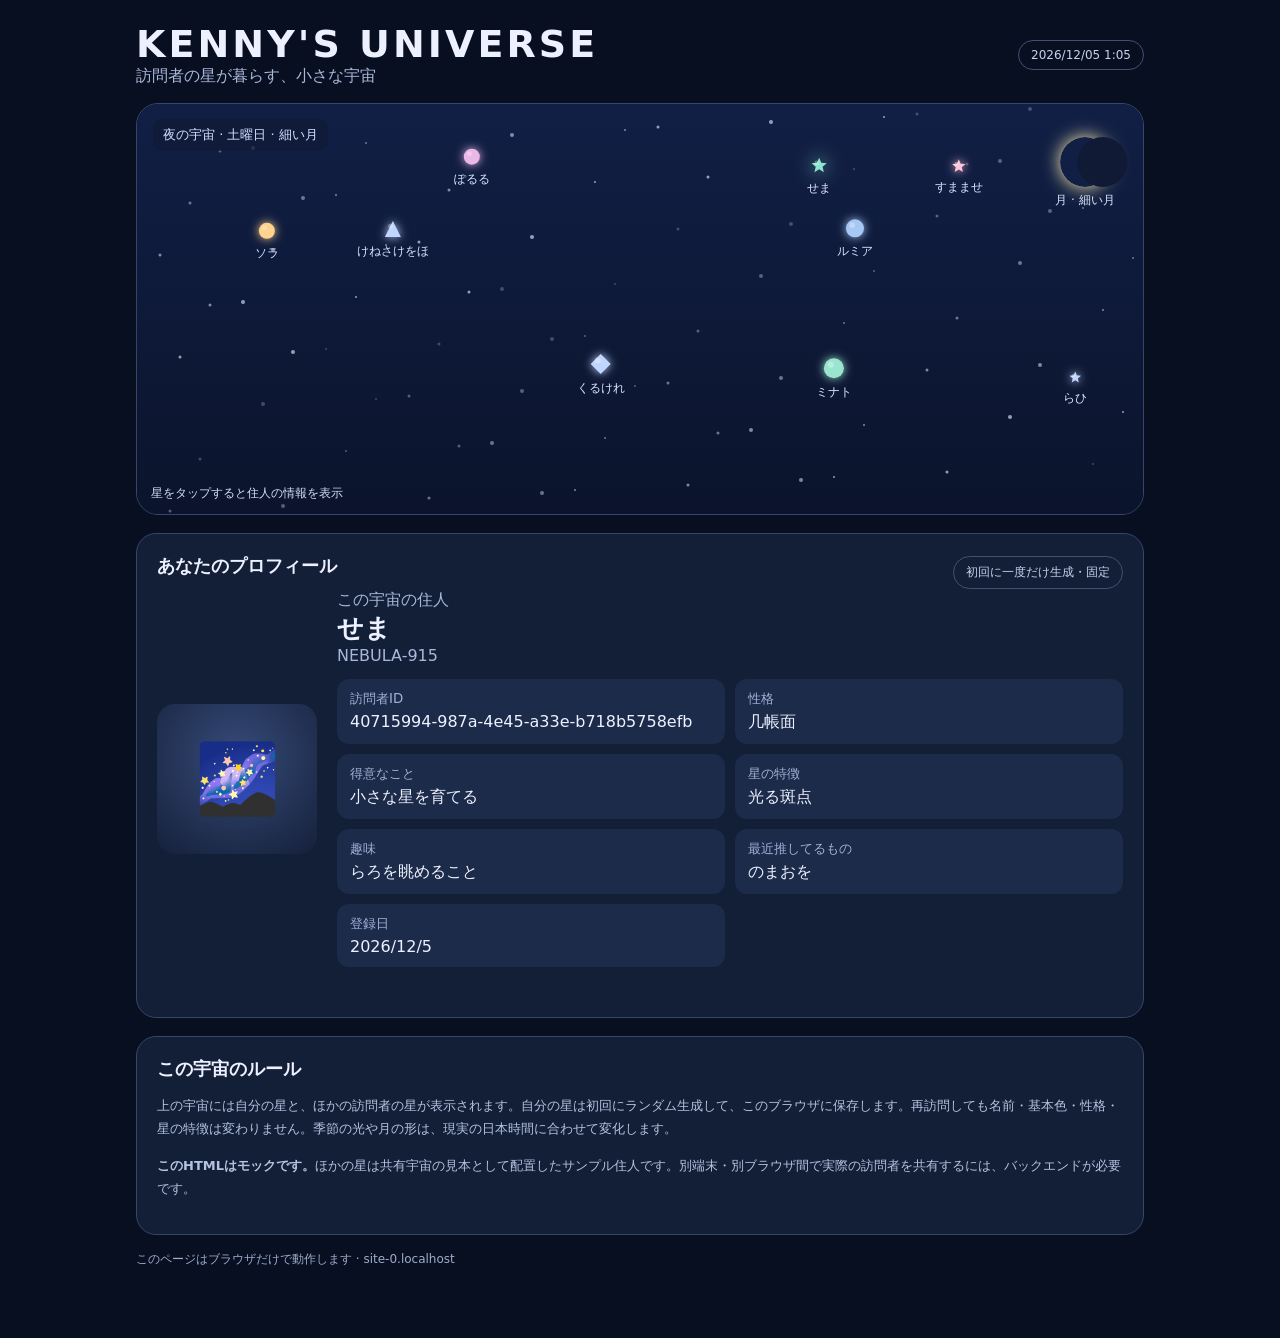
<file: index.html>
<!doctype html>
<html lang="ja">
<head>
<meta charset="utf-8">
<meta name="viewport" content="width=device-width,initial-scale=1">
<title>KENNY'S UNIVERSE — v3</title>
<style>
:root{font-family:system-ui,'Noto Sans JP',sans-serif;color:#edf1ff;background:#080f21}*{box-sizing:border-box}body{margin:0}main{max-width:1040px;margin:auto;padding:22px 16px 70px}h1{margin:0;font-size:clamp(23px,4vw,38px);letter-spacing:.08em}h2{font-size:18px;margin:0 0 12px}.muted{color:#a8b8d9}.top{display:flex;justify-content:space-between;align-items:center;gap:10px;flex-wrap:wrap;margin-bottom:16px}.chip{border:1px solid #405273;border-radius:100px;padding:7px 12px;color:#c5d3ef;font-size:12px}.skywrap{position:relative;background:#101a35;border:1px solid #33466b;border-radius:22px;overflow:hidden}canvas{display:block;width:100%;height:410px;touch-action:manipulation}.skylabel{position:absolute;top:15px;left:16px;font-size:13px;color:#d4e0ff;background:#101a35bd;padding:7px 10px;border-radius:10px;pointer-events:none}.legend{position:absolute;bottom:12px;left:14px;font-size:12px;color:#d3def7;pointer-events:none}.panel{background:#131e37;border:1px solid #344769;border-radius:20px;padding:20px;margin-top:18px}.profile{display:grid;grid-template-columns:160px 1fr;gap:20px;align-items:center}.avatar{height:150px;display:grid;place-items:center;border-radius:18px;background:radial-gradient(circle at 50% 35%,#364b79,#15203a);font-size:68px}.name{font-size:26px;font-weight:750}.facts{display:grid;grid-template-columns:repeat(2,minmax(0,1fr));gap:10px;margin-top:14px}.fact{padding:11px 13px;background:#1c2b49;border-radius:12px;overflow-wrap:anywhere}.fact small{display:block;color:#9eb1d7;margin-bottom:4px}.row{display:flex;gap:10px;align-items:center;flex-wrap:wrap}.note{font-size:13px;line-height:1.8;color:#b4c3e0}.footer{font-size:12px;color:#9cadcc;margin-top:16px}#detail{min-height:20px;margin-top:10px;font-size:13px;line-height:1.8;color:#d4e1ff;white-space:pre-line}@media(max-width:620px){canvas{height:360px}.profile{grid-template-columns:1fr}.avatar{height:125px}.facts{grid-template-columns:1fr 1fr}.panel{padding:15px}}
</style>
</head>
<body>
<main>
<div class="top"><div><h1>KENNY'S UNIVERSE</h1><div class="muted">訪問者の星が暮らす、小さな宇宙</div></div><div class="chip" id="clock"></div></div>
<div class="skywrap"><canvas id="sky" aria-label="訪問者の星と現実の月"></canvas><div class="skylabel" id="skylabel"></div><div class="legend">星をタップすると住人の情報を表示</div></div>
<div class="panel"><div class="row" style="justify-content:space-between"><h2>あなたのプロフィール</h2><span class="chip">初回に一度だけ生成・固定</span></div><div class="profile"><div class="avatar" id="avatar"></div><div><div class="muted">この宇宙の住人</div><div class="name" id="name"></div><div class="muted" id="subtitle"></div><div class="facts" id="facts"></div></div></div><div id="detail"></div></div>
<div class="panel"><h2>この宇宙のルール</h2><p class="note">上の宇宙には自分の星と、ほかの訪問者の星が表示されます。自分の星は初回にランダム生成して、このブラウザに保存します。再訪問しても名前・基本色・性格・星の特徴は変わりません。季節の光や月の形は、現実の日本時間に合わせて変化します。</p><p class="note"><strong>このHTMLはモックです。</strong>ほかの星は共有宇宙の見本として配置したサンプル住人です。別端末・別ブラウザ間で実際の訪問者を共有するには、バックエンドが必要です。</p></div>
<div class="footer" id="footer"></div>
</main>
<script>
(()=>{'use strict';
const STORE='kenny-universe-person-v5',STAR_STORE='kenny-universe-local-stars-v1',kana=[...'あいうえおかきくけこさしすせそたちつてとなにぬねのはひふへほまみむめもやゆよらりるれろわをん'],colors=['#88c9f5','#ffc6db','#b7a3ff','#8ce5cf','#ffd28e','#efab8f','#c1d6ff','#e7b5f4','#b9e2a0'],shapes=['circle','diamond','triangle','hexagon','star'],shapeNames={circle:'丸',diamond:'ひし形',triangle:'三角',hexagon:'六角形',star:'星形'},personalities=['好奇心旺盛','のんびり屋','冒険好き','夜更かし','研究熱心','人なつっこい','おっとり','いたずら好き','夢見がち','几帳面'],talents=['流れ星を見つける','星屑を集める','星座を読む','月と話す','宇宙の音を聞く','彗星を追う','小さな星を育てる','星雲を描く'],textures=['雲の模様','縞模様','クレーター','光る斑点','水面の模様','結晶模様'];
const rand=n=>{const a=new Uint32Array(1);crypto.getRandomValues(a);return a[0]%n},pick=a=>a[rand(a.length)];
const kanaWord=()=>{let word='';for(let i=0;i<1+rand(10);i++)word+=pick(kana);return word};
function create(){let name='';for(let i=0;i<2+rand(9);i++)name+=pick(kana);return {id:crypto.randomUUID(),name,planet:pick(['NOVA','LUNA','ORBIT','ASTRA','NEBULA','MIRA'])+'-'+String(rand(1000)).padStart(3,'0'),color:pick(colors),shape:pick(shapes),personality:pick(personalities),talent:pick(talents),texture:pick(textures),hobby:kanaWord(),favorite:kanaWord(),size:6+rand(5),rings:rand(5)===0,seed:rand(1000000000),born:new Date().toISOString()}}
let me;try{me=JSON.parse(localStorage.getItem(STORE)||'null')}catch(e){}if(!me||!me.id||!/^[ぁ-ゖ]{2,10}$/.test(me.name)){me=create();try{localStorage.setItem(STORE,JSON.stringify(me))}catch(e){}}else if(!me.shape){me.shape=pick(shapes);try{localStorage.setItem(STORE,JSON.stringify(me))}catch(e){}}
const fake=[{name:'ルミア',planet:'NOVA-042',color:'#a7c7f5',size:7,texture:'光る斑点',seed:53,born:'2026-10-01T00:00:00Z'},{name:'ぽるる',planet:'LUNA-008',color:'#eab8e7',size:6,texture:'雲の模様',seed:91,born:'2026-10-01T00:00:00Z'},{name:'ミナト',planet:'MIRA-221',color:'#9be5ce',size:8,texture:'縞模様',seed:143,born:'2026-10-01T00:00:00Z'},{name:'ソラ',planet:'ORBIT-777',color:'#ffd28e',size:6,texture:'結晶模様',seed:207,born:'2026-10-01T00:00:00Z'}];
function localVisitors(){let data;try{data=JSON.parse(localStorage.getItem(STAR_STORE)||'null')}catch(e){}if(!data||!Array.isArray(data.stars))data={stars:[]};data.stars.forEach(s=>{if(!s.shape)s.shape=pick(shapes)});while(data.stars.length<3)data.stars.push(create());let newSession=false;try{newSession=!sessionStorage.getItem('kenny-universe-session-v1');if(newSession)sessionStorage.setItem('kenny-universe-session-v1','1')}catch(e){newSession=true}if(newSession&&data.stars.length<30)data.stars.push(create());try{localStorage.setItem(STAR_STORE,JSON.stringify(data))}catch(e){}return data.stars}
const canvas=document.querySelector('#sky'),ctx=canvas.getContext('2d');let stars=[{...me,self:true},...fake,...localVisitors()],points=[];
function starSize(s,now=new Date()){return s.size+Math.floor(Math.max(0,(now-new Date(s.born||now))/86400000/30.4375))}
function resize(){const d=devicePixelRatio||1,r=canvas.getBoundingClientRect();canvas.width=r.width*d;canvas.height=r.height*d;ctx.setTransform(d,0,0,d,0,0);const now=new Date(),placed=[];points=stars.map((s,i)=>{const size=starSize(s,now),min= size*2+18;let x,y,ok=false;for(let n=0;n<300&&!ok;n++){const q=Math.abs(Math.sin((s.seed+i*997+n)*12.9898))*43758.5453;x=30+(q-Math.floor(q))*(r.width-60);const q2=Math.abs(Math.sin((s.seed+i*313+n)*78.233))*43758.5453;y=45+(q2-Math.floor(q2))*(r.height-100);ok=placed.every(p=>Math.hypot(p.x-x,p.y-y)>=Math.max(min,p.min))}if(!ok){const col=placed.length%8,row=Math.floor(placed.length/8);x=45+col*Math.max(80,r.width/9);y=65+row*75}const p={s,x,y,min};placed.push(p);return p});draw()}
function moonPhase(date){const ref=Date.UTC(2000,0,6,18,14),cycle=29.530588853,age=((date.getTime()-ref)/86400000)%cycle;return (age+cycle)%cycle}
function moonName(age){return age<1.85?'新月':age<7.38?'三日月':age<9.22?'上弦の月':age<14.76?'満ちていく月':age<16.61?'満月':age<22.15?'欠けていく月':age<23.99?'下弦の月':'細い月'}
function drawMoon(r,age){const x=r.width-58,y=58,rad=25,light=age<14.765;ctx.save();ctx.shadowColor='#fff1b2';ctx.shadowBlur=18;ctx.fillStyle='#f7edbd';ctx.beginPath();ctx.arc(x,y,rad,0,Math.PI*2);ctx.fill();ctx.shadowBlur=0;ctx.fillStyle='#111f45';const phase=age/29.530588853;ctx.beginPath();ctx.arc(x,y,rad,0,Math.PI*2);ctx.fill();ctx.globalCompositeOperation='destination-out';ctx.beginPath();ctx.arc(x+(light?rad*(1-2*phase):rad*(2*phase-1)),y,rad,0,Math.PI*2);ctx.fill();ctx.restore();ctx.fillStyle='#d9e4ff';ctx.font='12px system-ui';ctx.textAlign='center';ctx.fillText('月 · '+moonName(age),x,y+42)}
function drawStar(s,x,y,size){ctx.beginPath();if(s.shape==='diamond'){ctx.moveTo(x,y-size);ctx.lineTo(x+size,y);ctx.lineTo(x,y+size);ctx.lineTo(x-size,y)}else if(s.shape==='triangle'){ctx.moveTo(x,y-size);ctx.lineTo(x+size,y+size);ctx.lineTo(x-size,y+size)}else if(s.shape==='hexagon'){for(let i=0;i<6;i++){const a=Math.PI/3*i;(i?ctx.lineTo:ctx.moveTo).call(ctx,x+Math.cos(a)*size,y+Math.sin(a)*size)}}else if(s.shape==='star'){for(let i=0;i<10;i++){const a=-Math.PI/2+i*Math.PI/5,r=i%2?size*.45:size;(i?ctx.lineTo:ctx.moveTo).call(ctx,x+Math.cos(a)*r,y+Math.sin(a)*r)}}else ctx.arc(x,y,size,0,Math.PI*2);ctx.closePath();ctx.fill()}
function draw(){const r=canvas.getBoundingClientRect(),now=new Date(),age=moonPhase(now);ctx.clearRect(0,0,r.width,r.height);const g=ctx.createLinearGradient(0,0,0,r.height);g.addColorStop(0,'#111f45');g.addColorStop(1,'#0b142c');ctx.fillStyle=g;ctx.fillRect(0,0,r.width,r.height);for(let i=0;i<80;i++){ctx.fillStyle=`rgba(220,232,255,${.25+(i%5)/10})`;ctx.beginPath();ctx.arc((i*83)%r.width,(i*47)%r.height,1+(i%3)/2,0,Math.PI*2);ctx.fill()}points.forEach(p=>{const s=p.s,size=starSize(s,now);ctx.save();ctx.shadowColor=s.color;ctx.shadowBlur=s.self?18:10;ctx.fillStyle=s.color;drawStar(s,p.x,p.y,size);ctx.shadowBlur=0;ctx.globalAlpha=.3;ctx.fillStyle='#fff';ctx.beginPath();ctx.arc(p.x-size*.3,p.y-size*.35,size*.3,0,Math.PI*2);ctx.fill();if(s.rings){ctx.globalAlpha=.55;ctx.strokeStyle=s.color;ctx.lineWidth=3;ctx.beginPath();ctx.ellipse(p.x,p.y,size*1.7,size*.55,0,0,Math.PI*2);ctx.stroke()}ctx.restore();ctx.fillStyle='#d9e4ff';ctx.font='12px system-ui';ctx.textAlign='center';ctx.fillText(s.name,p.x,p.y+size+18)});drawMoon(r,age)}
function show(s){document.querySelector('#detail').textContent=[`${s.name}（${s.planet}）`,`訪問者ID：${s.id}`,`${shapeNames[s.shape||'circle']}・${s.color}の星`,`性格：${s.personality||'不明'} ／ 得意：${s.talent||'不明'}`,`特徴：${s.texture||'不明'} ／ 趣味：${s.hobby||'不明'}を眺めること`,`最近推しているもの：${s.favorite||'不明'}`,s.self?'あなたの星です。':`${s.name}の星です。`].join('\n')}
function profile(){document.querySelector('#avatar').textContent='🌌';document.querySelector('#name').textContent=me.name;document.querySelector('#subtitle').textContent=me.planet;document.querySelector('#facts').innerHTML=[['訪問者ID',me.id],['性格',me.personality],['得意なこと',me.talent],['星の特徴',me.texture],['趣味',`${me.hobby||'なにか'}を眺めること`],['最近推してるもの',me.favorite||'なにか'],['登録日',new Date(me.born).toLocaleDateString('ja-JP')]].map(x=>`<div class="fact"><small>${x[0]}</small>${x[1]}</div>`).join('')}
function clock(){const d=new Date(),age=moonPhase(d);document.querySelector('#clock').textContent=d.toLocaleString('ja-JP',{dateStyle:'medium',timeStyle:'short'});document.querySelector('#skylabel').textContent=`${d.getHours()<6||d.getHours()>18?'夜の宇宙':'昼の宇宙'} · ${['日','月','火','水','木','金','土'][d.getDay()]}曜日 · ${moonName(age)}`;document.querySelector('#footer').textContent=`このページはブラウザだけで動作します · ${location.hostname}`}
canvas.addEventListener('pointerdown',e=>{const r=canvas.getBoundingClientRect(),x=e.clientX-r.left,y=e.clientY-r.top,p=points.find(p=>Math.hypot(p.x-x,p.y-y)<p.s.size+12);if(p)show(p.s)});window.addEventListener('resize',resize);profile();clock();resize();setInterval(clock,30000);setInterval(draw,1000);
})();
</script>
</body>
</html>
</file>
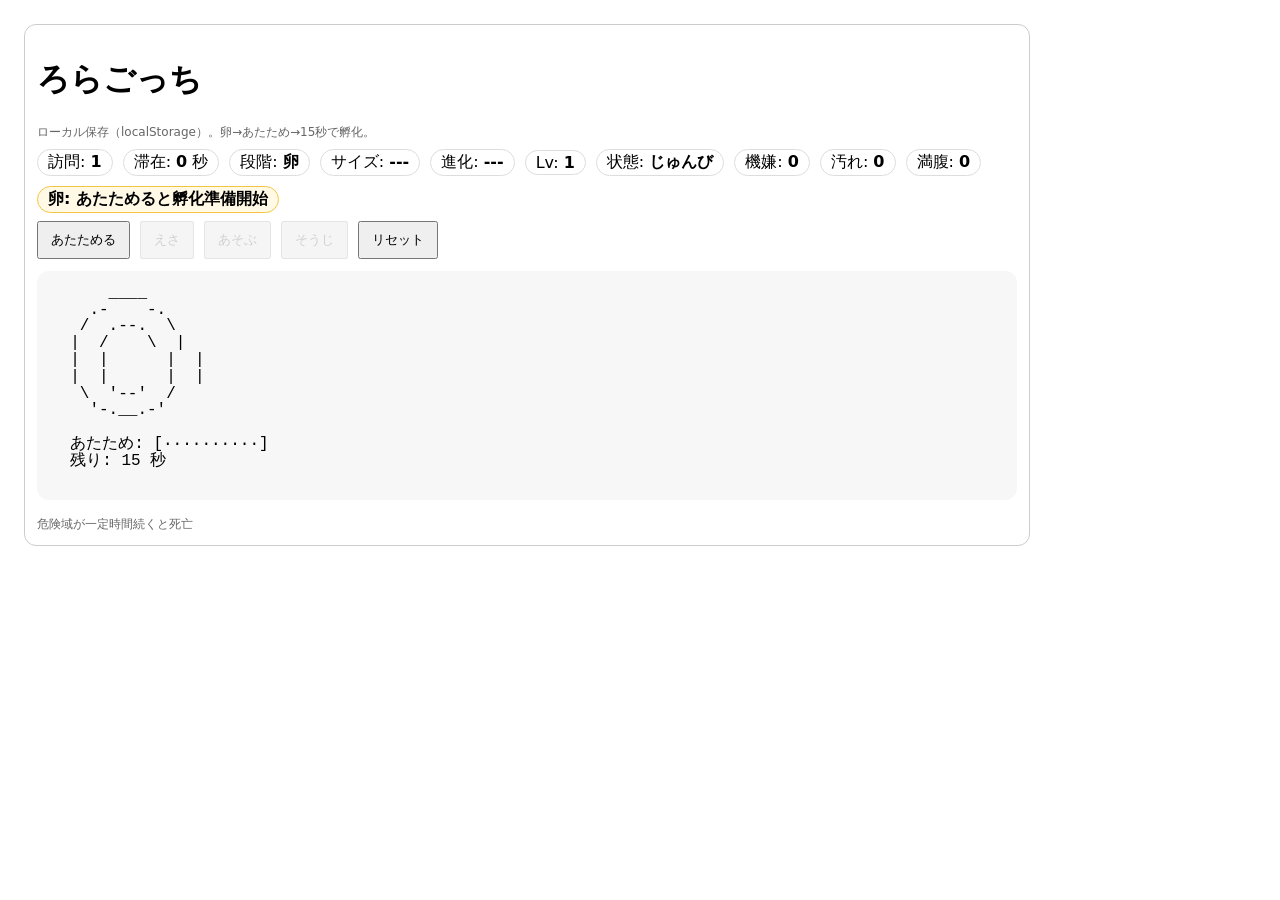
<file: roragotchi/index.html>
<!doctype html>
<html lang="ja">
<head>
  <meta charset="utf-8" />
  <meta name="viewport" content="width=device-width,initial-scale=1" />
  <title>ろらごっち</title>
  <link rel="icon" href="data:image/svg+xml,<svg xmlns=%22http://www.w3.org/2000/svg%22 viewBox=%220 0 100 100%22><text x=%2250%%22 y=%2250%%22 style=%22dominant-baseline:central;text-anchor:middle;font-size:80px;%22>🥚</text></svg>">
  <link rel="stylesheet" href="./css/style.css" />
</head>
<body>
  <div class="box">
    <h1>ろらごっち</h1>
    <div class="muted">ローカル保存（localStorage）。卵→あたため→15秒で孵化。</div>

    <div class="row">
      <div class="pill">訪問: <b id="visits"></b></div>
      <div class="pill">滞在: <b id="watched"></b> 秒</div>
      <div class="pill">段階: <b id="phase"></b></div>
      <div class="pill">サイズ: <b id="size"></b></div>
      <div class="pill">進化: <b id="form"></b></div>
      <div class="pill">Lv: <b id="lv"></b></div>
      <div class="pill">状態: <b id="state"></b></div>
      <div class="pill">機嫌: <b id="happy"></b></div>
      <div class="pill">汚れ: <b id="dirty"></b></div>
      <div class="pill">満腹: <b id="full"></b></div>
      <div class="pill" id="alertPill" style="display:none;"><b id="alertText"></b></div>
    </div>

    <div class="row">
      <button id="warm">あたためる</button>
      <button id="feed">えさ</button>
      <button id="play">あそぶ</button>
      <button id="clean">そうじ</button>
      <button id="reset">リセット</button>
    </div>

    <pre id="screen"></pre>
    <div class="muted">危険域が一定時間続くと死亡</div>
  </div>

  <script type="module" src="./js/main.js"></script>
</body>
</html>
</file>
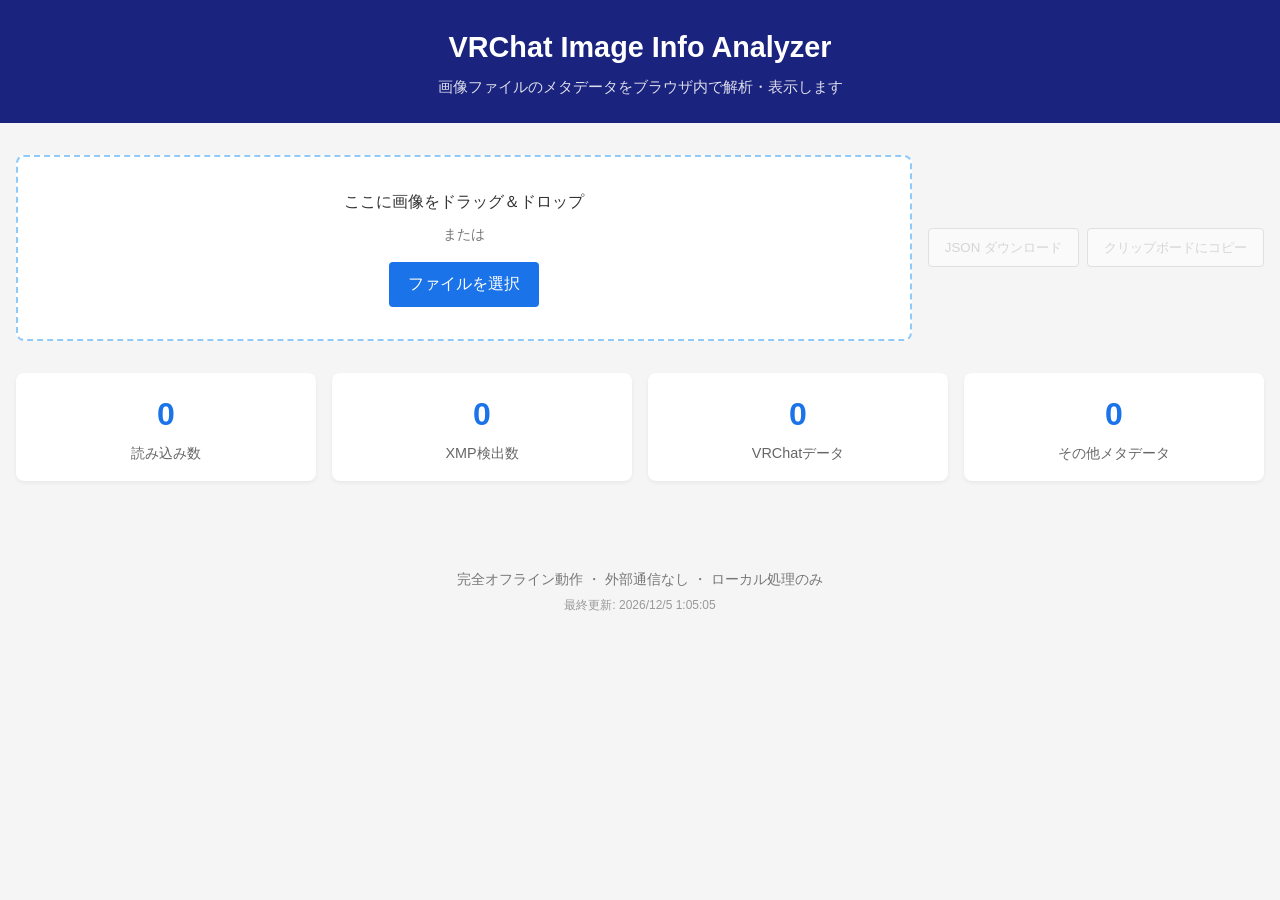
<file: vrcinfo/index.html>
<!DOCTYPE html>
<html lang="ja">
<head>
    <meta charset="UTF-8">
    <meta name="viewport" content="width=device-width, initial-scale=1.0">
    <meta http-equiv="Cache-Control" content="no-cache">
    <meta http-equiv="Pragma" content="no-cache">
    <title>VRChat Image Info Analyzer</title>
    <link rel="stylesheet" href="style.css">
</head>
<body>
    <header>
        <h1>VRChat Image Info Analyzer</h1>
        <p>画像ファイルのメタデータをブラウザ内で解析・表示します</p>
    </header>

    <main>
        <section id="controls">
            <div class="drop-zone" id="dropZone">
                <p>ここに画像をドラッグ＆ドロップ</p>
                <p class="hint">または</p>
                <input type="file" id="fileInput" accept="image/png,image/jpeg" multiple>
                <label for="fileInput" class="file-label">ファイルを選択</label>
            </div>

            <div class="actions">
                <button id="downloadJson" disabled>JSON ダウンロード</button>
                <button id="copyJson" disabled>クリップボードにコピー</button>
            </div>
        </section>

        <section id="status">
            <div class="stat-card">
                <span class="stat-value" id="statLoaded">0</span>
                <span class="stat-label">読み込み数</span>
            </div>
            <div class="stat-card">
                <span class="stat-value" id="statXmp">0</span>
                <span class="stat-label">XMP検出数</span>
            </div>
            <div class="stat-card">
                <span class="stat-value" id="statVrc">0</span>
                <span class="stat-label">VRChatデータ</span>
            </div>
            <div class="stat-card">
                <span class="stat-value" id="statOther">0</span>
                <span class="stat-label">その他メタデータ</span>
            </div>
        </section>

        <section id="results"></section>
    </main>

    <footer>
        <p>完全オフライン動作 ・ 外部通信なし ・ ローカル処理のみ</p>
        <p class="update-time">最終更新: <span id="updateTime"></span></p>
    </footer>

    <script>
        document.getElementById("updateTime").textContent = new Date().toLocaleString("ja-JP");
    </script>
    <script src="app.js"></script>
</body>
</html>
</file>
<file: roragotchi/css/style.css>
body { font-family: system-ui, sans-serif; padding: 16px; }
.box { border: 1px solid #ccc; border-radius: 12px; padding: 12px; max-width: 980px; }
.row { display: flex; gap: 10px; flex-wrap: wrap; margin-top: 8px; align-items: center; }
button { padding: 8px 12px; cursor: pointer; }
button:disabled { opacity: 0.55; cursor: not-allowed; }
pre {
  margin-top: 12px;
  padding: 14px;
  border-radius: 12px;
  background: #f7f7f7;
  overflow: auto;
  line-height: 1.05;
  font-family: ui-monospace, SFMono-Regular, Menlo, Consolas, "Liberation Mono", monospace;
  font-size: 16px;
  white-space: pre;
}
.pill { padding: 2px 10px; border: 1px solid #ddd; border-radius: 999px; background: #fff; }
.muted { color: #666; font-size: 12px; }
.warn { border-color: #f5c542; background: #fff9e6; }
.danger { border-color: #ff7a7a; background: #ffecec; }
</file>
<file: vrcinfo/style.css>
* {
    margin: 0;
    padding: 0;
    box-sizing: border-box;
}

body {
    font-family: -apple-system, BlinkMacSystemFont, "Segoe UI", Roboto, "Noto Sans JP", sans-serif;
    background: #f5f5f5;
    color: #333;
    line-height: 1.6;
}

header {
    background: #1a237e;
    color: white;
    padding: 1.5rem;
    text-align: center;
}

header h1 {
    font-size: 1.8rem;
    margin-bottom: 0.3rem;
}

header p {
    opacity: 0.85;
    font-size: 0.95rem;
}

main {
    max-width: 1400px;
    margin: 2rem auto;
    padding: 0 1rem;
}

#controls {
    display: flex;
    flex-wrap: wrap;
    gap: 1rem;
    margin-bottom: 2rem;
    align-items: center;
}

.drop-zone {
    flex: 1;
    min-width: 300px;
    border: 2px dashed #90caf9;
    border-radius: 8px;
    padding: 2rem;
    text-align: center;
    background: white;
    transition: background 0.2s, border-color 0.2s;
}

.drop-zone:hover, .drop-zone.dragover {
    background: #e3f2fd;
    border-color: #1a73e8;
}

.drop-zone p {
    margin-bottom: 0.5rem;
}

.drop-zone .hint {
    color: #777;
    font-size: 0.9rem;
}

#fileInput {
    display: none;
}

.file-label {
    display: inline-block;
    background: #1a73e8;
    color: white;
    padding: 0.6rem 1.2rem;
    border-radius: 4px;
    cursor: pointer;
    margin-top: 0.5rem;
}

.file-label:hover {
    background: #1558b0;
}

.actions {
    display: flex;
    gap: 0.5rem;
}

.actions button {
    background: #fff;
    border: 1px solid #ccc;
    padding: 0.6rem 1rem;
    border-radius: 4px;
    cursor: pointer;
}

.actions button:hover:not(:disabled) {
    background: #f0f0f0;
}

.actions button:disabled {
    opacity: 0.5;
    cursor: not-allowed;
}

#status {
    display: grid;
    grid-template-columns: repeat(auto-fit, minmax(150px, 1fr));
    gap: 1rem;
    margin-bottom: 2rem;
}

.stat-card {
    background: white;
    padding: 1rem;
    border-radius: 8px;
    text-align: center;
    box-shadow: 0 2px 4px rgba(0,0,0,0.05);
}

.stat-value {
    display: block;
    font-size: 2rem;
    font-weight: bold;
    color: #1a73e8;
}

.stat-label {
    font-size: 0.9rem;
    color: #666;
}

#results {
    display: grid;
    grid-template-columns: repeat(auto-fill, minmax(350px, 1fr));
    gap: 1.5rem;
}

.card {
    background: white;
    border-radius: 8px;
    box-shadow: 0 2px 8px rgba(0,0,0,0.1);
    overflow: hidden;
    transition: box-shadow 0.2s;
}

.card:hover {
    box-shadow: 0 4px 16px rgba(0,0,0,0.15);
}

.card-preview {
    height: 200px;
    overflow: hidden;
    display: flex;
    align-items: center;
    justify-content: center;
    background: #f0f0f0;
}

.card-preview img {
    max-width: 100%;
    max-height: 100%;
    object-fit: contain;
}

.card-body {
    padding: 1rem;
}

.card-title {
    font-weight: bold;
    margin-bottom: 0.5rem;
    word-break: break-all;
}

.card-meta {
    font-size: 0.85rem;
    color: #666;
    margin-bottom: 0.8rem;
}

.card-meta span {
    margin-right: 0.8rem;
}

.card-meta .update-date {
    color: #1a73e8;
    font-weight: 600;
}

.badges {
    display: flex;
    flex-wrap: wrap;
    gap: 0.4rem;
    margin-bottom: 0.8rem;
}

.badge {
    font-size: 0.75rem;
    padding: 0.2rem 0.5rem;
    border-radius: 4px;
    background: #e0e0e0;
    color: #333;
}

.badge.active {
    background: #4caf50;
    color: white;
}

.badge.vrc {
    background: #1a73e8;
    color: white;
}

.section {
    margin-top: 0.8rem;
}

.section-title {
    font-weight: bold;
    cursor: pointer;
    user-select: none;
    padding: 0.4rem 0;
    border-bottom: 1px solid #eee;
}

.section-title::before {
    content: "▼ ";
    font-size: 0.8rem;
}

.section-title.collapsed::before {
    content: "▶ ";
}

.section-content {
    padding: 0.5rem 0;
}

.section-content.hidden {
    display: none;
}

.vrc-item {
    background: #e3f2fd;
    padding: 0.5rem;
    border-radius: 4px;
    margin-bottom: 0.3rem;
    font-size: 0.9rem;
}

.vrc-item .key {
    font-weight: bold;
    color: #0d47a1;
}

table {
    width: 100%;
    font-size: 0.85rem;
    border-collapse: collapse;
}

table td {
    padding: 0.3rem;
    border-bottom: 1px solid #eee;
    word-break: break-all;
}

table td:first-child {
    width: 40%;
    color: #555;
    font-weight: 500;
}

.raw-data {
    background: #f5f5f5;
    padding: 0.5rem;
    border-radius: 4px;
    font-family: monospace;
    font-size: 0.8rem;
    white-space: pre-wrap;
    max-height: 200px;
    overflow-y: auto;
    word-break: break-all;
}

.id-value-output {
    background: #e8f5e9;
    padding: 0.6rem;
    border-radius: 4px;
    font-family: monospace;
    font-size: 0.8rem;
    white-space: pre-wrap;
    line-height: 1.8;
    border-left: 3px solid #4caf50;
}

footer {
    text-align: center;
    padding: 1.5rem;
    color: #777;
    font-size: 0.85rem;
}

footer .update-time {
    margin-top: 0.3rem;
    font-size: 0.75rem;
    color: #999;
}

@media (max-width: 600px) {
    #results {
        grid-template-columns: 1fr;
    }
    #controls {
        flex-direction: column;
    }
    .actions {
        width: 100%;
        justify-content: center;
    }
}
</file>
